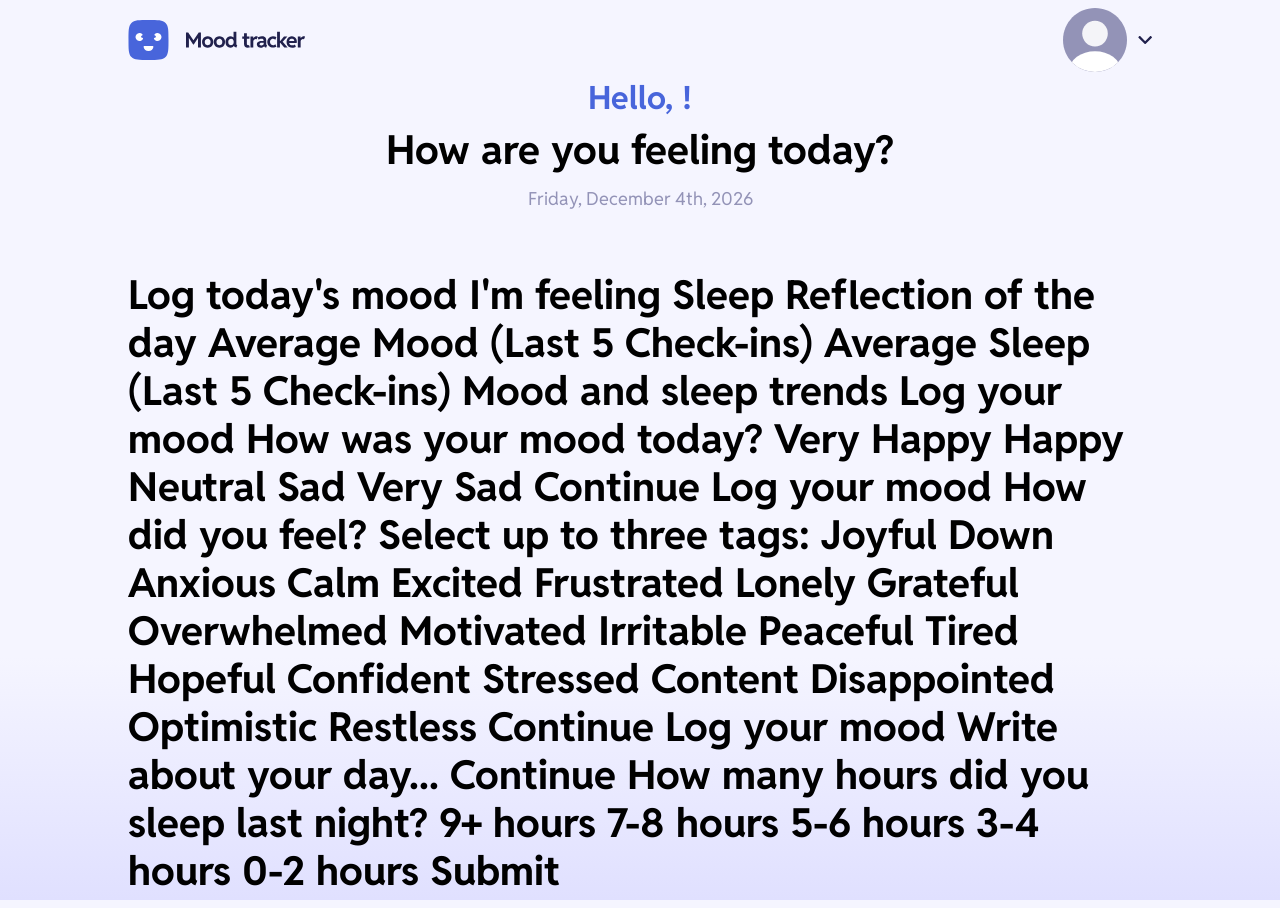
<file: code/index.html>
<!DOCTYPE html>
<html lang="en">
<head>
  <meta charset="UTF-8">
  <meta name="viewport" content="width=device-width, initial-scale=1.0">
  <link rel="stylesheet" href="style.css">
  <link rel="icon" type="image/png" sizes="32x32" href="./assets/images/favicon-32x32.png">
  <script src="script.js" defer></script>
  
  <title>Frontend Mentor | Mood tracking app</title>
</head>
<body>
  <header>
    <img src="assets/images/logo.svg">
    <div class="profile_menu">
    <img src="assets/images/avatar-placeholder.svg">
    <img class="profile_menu__dropdown_svg" src="assets/images/icon-dropdown-arrow.svg">
    </div>
  </header>
  <main>

  
  <div class="greetings">
  <a class="blue-600 greetings__hello"><p>Hello, <!-- Add name -->!</p></a>
  <p>How are you feeling today?</p>
  <p id="grettings__date"></p>
  </div>
  Log today's mood

  I'm feeling
  <!-- Add today's mood -->
  
  <!-- Add random quote from today's mood (found in the data.json) -->
  
  Sleep
  <!-- Add today's sleep -->

  Reflection of the day
  <!-- Add today's reflection -->
  <!-- Add today's feelings/tags -->

  Average Mood (Last 5 Check-ins)
  <!-- Add average mood -->
  <!-- Add trend vs previous 5 check-ins -->

  Average Sleep (Last 5 Check-ins)
  <!-- Add average sleep -->
  <!-- Add trend vs previous 5 check-ins -->

  Mood and sleep trends

  <!-- Log mood modal start -->

  Log your mood

  How was your mood today?
  Very Happy
  Happy
  Neutral
  Sad
  Very Sad

  Continue

  Log your mood

  How did you feel?
  Select up to three tags:
  Joyful
  Down
  Anxious
  Calm
  Excited
  Frustrated
  Lonely
  Grateful
  Overwhelmed
  Motivated
  Irritable
  Peaceful
  Tired
  Hopeful
  Confident
  Stressed
  Content
  Disappointed
  Optimistic
  Restless

  Continue

  Log your mood

  Write about your day...

  Continue

  How many hours did you sleep last night?
  9+ hours
  7-8 hours
  5-6 hours
  3-4 hours
  0-2 hours

  Submit

  <!-- Log mood modal end -->
</main>
</body>
</html>
</file>
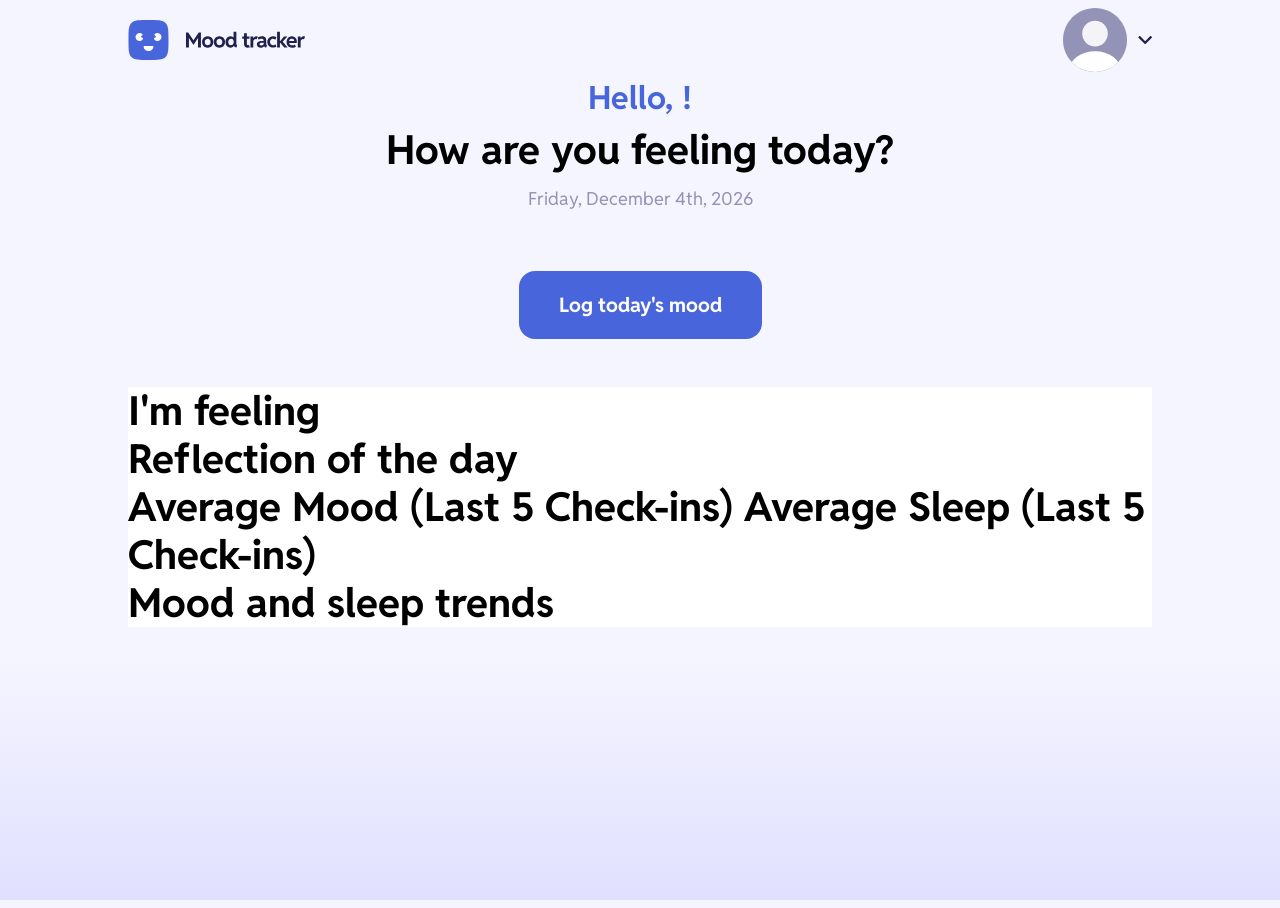
<file: docs/index.html>
<!DOCTYPE html>
<html lang="en">
  <head>
    <meta charset="UTF-8" />
    <meta name="viewport" content="width=device-width, initial-scale=1.0" />
    <link rel="stylesheet" href="style.css" />
    <link
      rel="icon"
      type="image/png"
      sizes="32x32"
      href="./assets/images/favicon-32x32.png"
    />
    <script src="script.js" defer></script>

    <title>Frontend Mentor | Mood tracking app</title>
  </head>
  <body>
    <header>
      <img src="assets/images/logo.svg" />
      <div class="profile_menu">
        <img src="assets/images/avatar-placeholder.svg" />
        <img
          class="profile_menu__dropdown_svg"
          src="assets/images/icon-dropdown-arrow.svg"
        />
      </div>
    </header>
    <main>
      <div class="greetings">
        <a class="blue-600 greetings__hello"
          ><p>
            Hello,
            <!-- Add name -->!
          </p></a
        >
        <p>How are you feeling today?</p>
        <p id="grettings__date"></p>
      </div>

      <button class="log_mood_button">Log today's mood</button><br />

      <div class="feelings-grid">
        <div class="feelings-grid__item">
          I'm feeling
          <!-- Add today's mood -->

          <!-- Add random quote from today's mood (found in the data.json) -->
        </div>
        <div class="feelings-grid__item">
          <!-- Add today's sleep -->
        </div>
        <div class="feelings-grid__item">
          Reflection of the day
          <!-- Add today's reflection -->
          <!-- Add today's feelings/tags -->
        </div>
        <div class="feelings-grid__item">
          Average Mood (Last 5 Check-ins)
          <!-- Add average mood -->
          <!-- Add trend vs previous 5 check-ins -->

          Average Sleep (Last 5 Check-ins)
          <!-- Add average sleep -->
          <!-- Add trend vs previous 5 check-ins -->
        </div>
        <div class="feelings-grid__item">Mood and sleep trends</div>
      </div>
      
      <!-- Log mood modal start -->
       <!--      Log your mood How was your mood today? Very Happy Happy Neutral Sad Very
      Sad Continue Log your mood How did you feel? Select up to three tags:
      Joyful Down Anxious Calm Excited Frustrated Lonely Grateful Overwhelmed
      Motivated Irritable Peaceful Tired Hopeful Confident Stressed Content
      Disappointed Optimistic Restless Continue Log your mood Write about your
      day... Continue How many hours did you sleep last night? 9+ hours 7-8
      hours 5-6 hours 3-4 hours 0-2 hours Submit
-->

      <!-- Log mood modal end -->
    </main>
  </body>
</html>
</file>
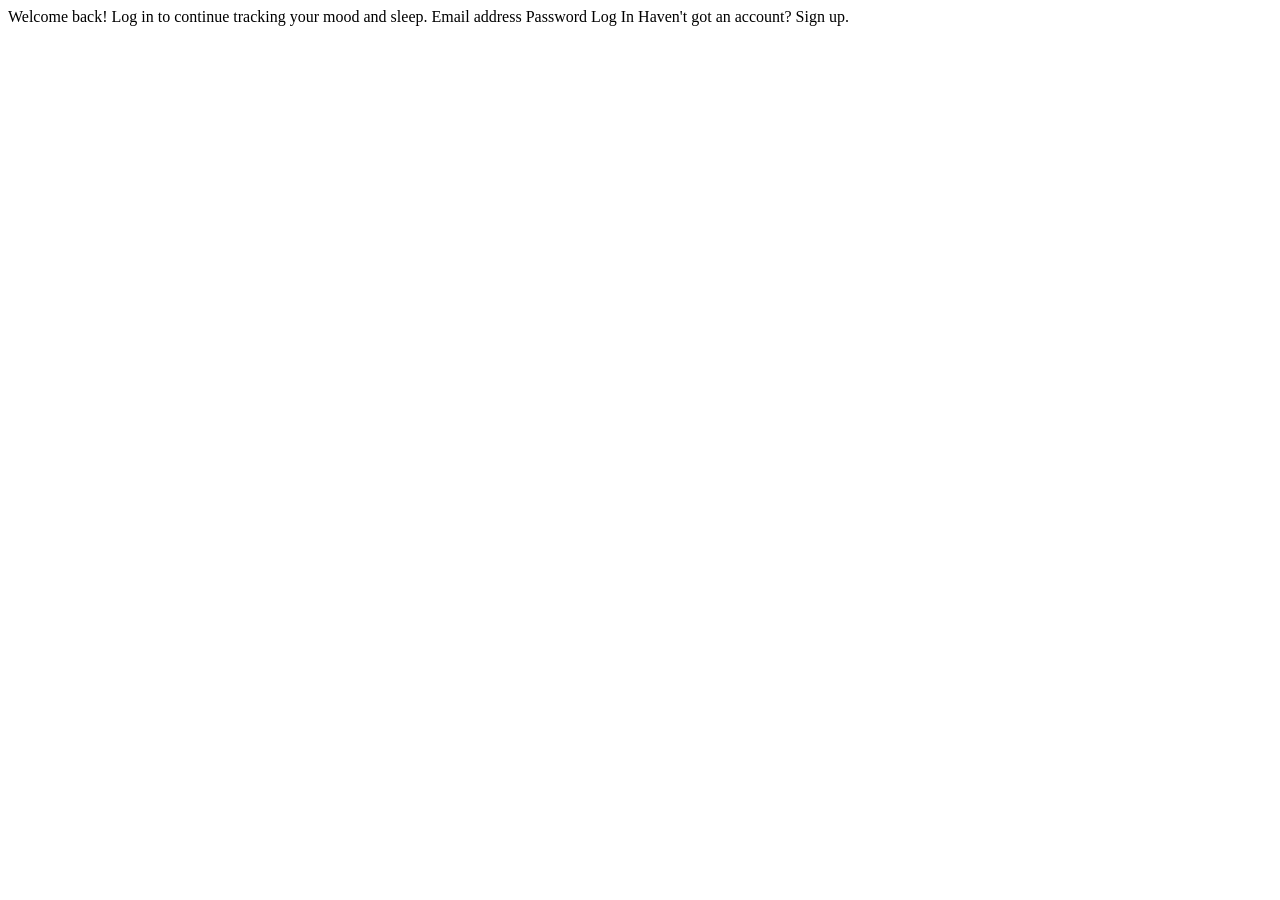
<file: code/auth/login.html>
<!DOCTYPE html>
<html lang="en">
<head>
  <meta charset="UTF-8">
  <meta name="viewport" content="width=device-width, initial-scale=1.0">

  <link rel="icon" type="image/png" sizes="32x32" href="./assets/images/favicon-32x32.png">
  
  <title>Frontend Mentor | Mood tracking app</title>
</head>
<body>

    Welcome back!
    Log in to continue tracking your mood and sleep.

    Email address
    Password

    Log In

    Haven't got an account? Sign up.

</body>
</html>
</file>
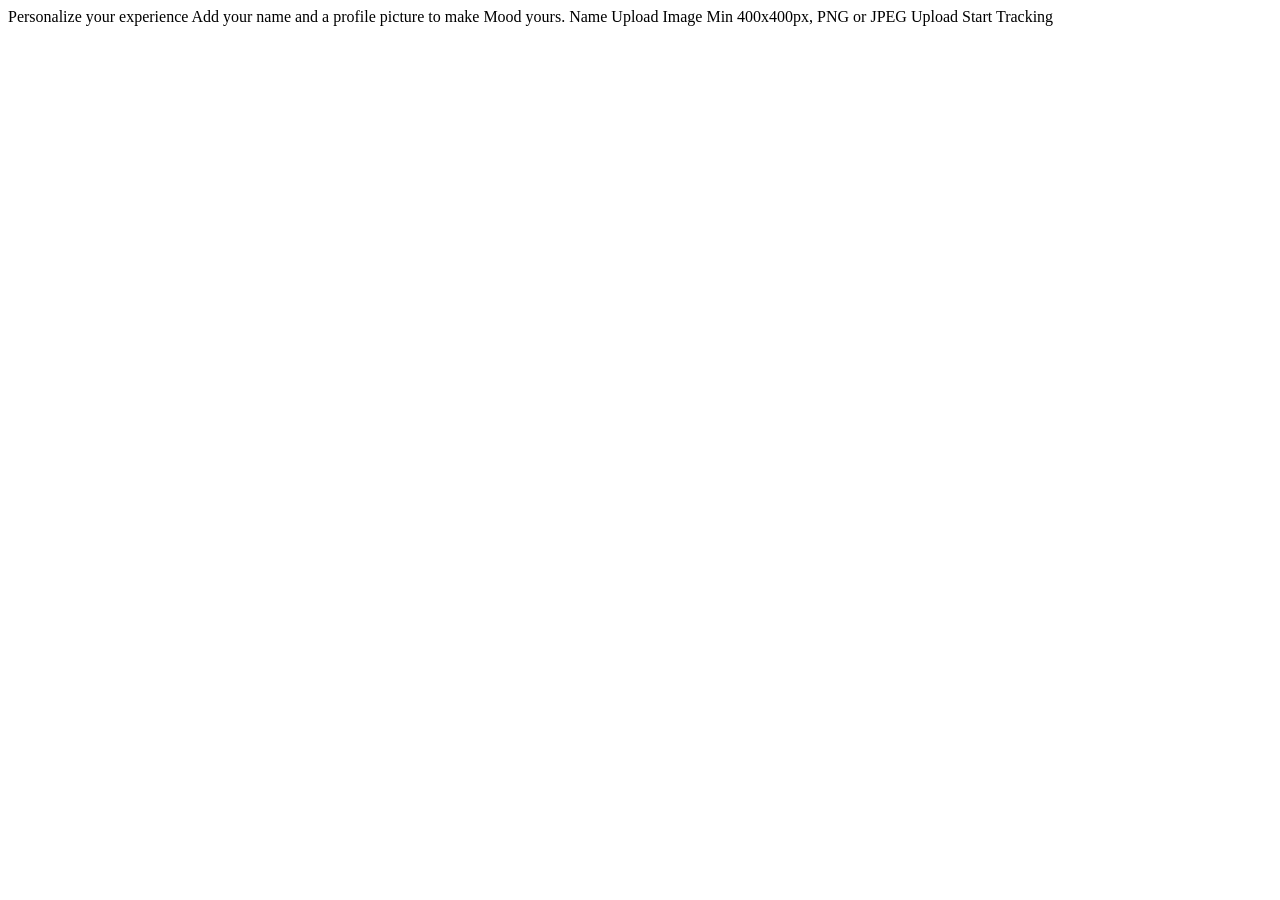
<file: code/auth/onboarding.html>
<!DOCTYPE html>
<html lang="en">
<head>
  <meta charset="UTF-8">
  <meta name="viewport" content="width=device-width, initial-scale=1.0">

  <link rel="icon" type="image/png" sizes="32x32" href="./assets/images/favicon-32x32.png">
  
  <title>Frontend Mentor | Mood tracking app</title>
</head>
<body>

    Personalize your experience
    Add your name and a profile picture to make Mood yours.

    Name
    
    Upload Image
    Min 400x400px, PNG or JPEG
    Upload

    Start Tracking

</body>
</html>
</file>
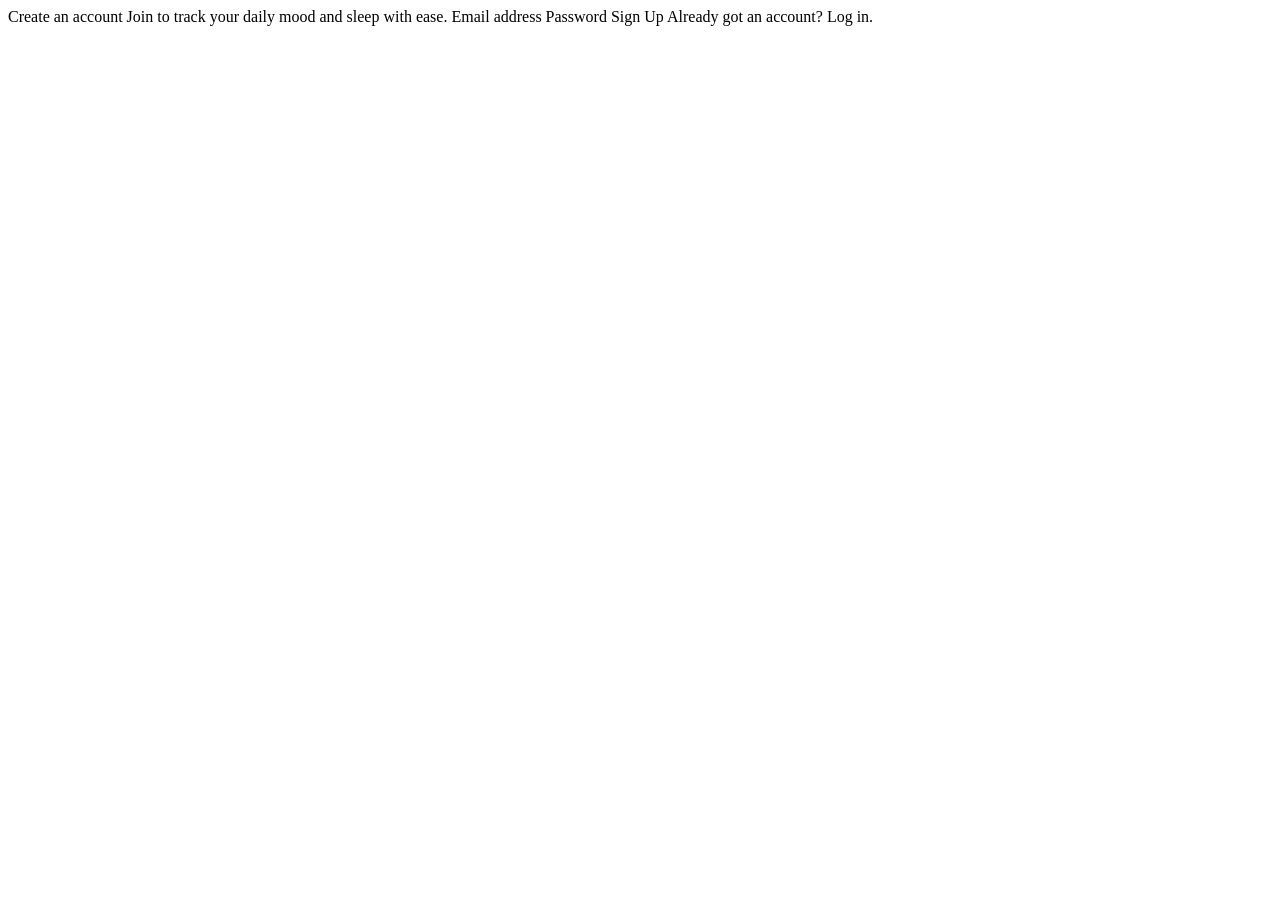
<file: code/auth/signup.html>
<!DOCTYPE html>
<html lang="en">
<head>
  <meta charset="UTF-8">
  <meta name="viewport" content="width=device-width, initial-scale=1.0">

  <link rel="icon" type="image/png" sizes="32x32" href="./assets/images/favicon-32x32.png">
  
  <title>Frontend Mentor | Mood tracking app</title>
</head>
<body>

    Create an account
    Join to track your daily mood and sleep with ease.

    Email address
    Password

    Sign Up

    Already got an account? Log in.

</body>
</html>
</file>
<file: code/style.css>
@font-face {
  font-family: "RedditSans-Italic";
  src: url("assets/fonts/Reddit_Sans/RedditSans-Italic-VariableFont_wght.ttf");
}
@font-face {
  font-family: "RedditSans";
  src: url("assets/fonts/Reddit_Sans/RedditSans-VariableFont_wght.ttf");
}
@font-face {
  font-family: "RedditSans";
  src: url("assets/fonts/Reddit_Sans/RedditSans-VariableFont_wght.ttf");
}
.blue-600 {
  color: #4865db;
}

html {
  height: 100vh;
  background: linear-gradient(180deg, #f5f5ff 72.99%, #e0e0ff 100%);
  display: flex;
  justify-content: center;
}

body {
  height: 100%;
  width: 80%;
  font: bold 40px/120% "RedditSans";
}

header {
  display: flex;
  justify-content: space-between;
  width: 100%;
}
header .profile_menu {
  display: flex;
  justify-content: center;
}
header .profile_menu .profile_menu__dropdown_svg {
  width: 15px;
  margin-left: 10px;
}

main {
  width: 100%;
  align-items: center;
}
main .greetings {
  line-height: 80%;
  display: flex;
  flex-direction: column;
  justify-content: center;
  align-items: center;
  margin-bottom: 50px;
}
main .greetings p {
  margin: 10px 0px;
}
main .greetings .greetings__hello {
  font: medium 18px 120% "RedditSans";
  font-size: 32px;
}
main .greetings #grettings__date {
  font: 18px/140% "RedditSans";
  color: #9393b7;
}/*# sourceMappingURL=style.css.map */
</file>
<file: docs/style.css>
@font-face {
  font-family: "RedditSans-Italic";
  src: url("assets/fonts/Reddit_Sans/RedditSans-Italic-VariableFont_wght.ttf");
}
@font-face {
  font-family: "RedditSans";
  src: url("assets/fonts/Reddit_Sans/RedditSans-VariableFont_wght.ttf");
}
@font-face {
  font-family: "RedditSans";
  src: url("assets/fonts/Reddit_Sans/RedditSans-VariableFont_wght.ttf");
}
.blue-600 {
  color: #4865db;
}

html {
  height: 100vh;
  background: linear-gradient(180deg, #f5f5ff 72.99%, #e0e0ff 100%);
  display: flex;
  justify-content: center;
}

body {
  height: 100%;
  width: 80%;
  font: bold 40px/120% "RedditSans";
}

header {
  display: flex;
  justify-content: space-between;
  width: 100%;
}
header .profile_menu {
  display: flex;
  justify-content: center;
}
header .profile_menu .profile_menu__dropdown_svg {
  width: 15px;
  margin-left: 10px;
}

main {
  width: 100%;
  display: flex;
  flex-direction: column;
  align-items: center;
}
main .greetings {
  line-height: 80%;
  display: flex;
  flex-direction: column;
  justify-content: center;
  align-items: center;
  margin-bottom: 50px;
}
main .greetings p {
  margin: 10px 0px;
}
main .greetings .greetings__hello {
  font: medium 18px 120% "RedditSans";
  font-size: 32px;
}
main .greetings #grettings__date {
  font: 18px/140% "RedditSans";
  color: #9393b7;
}
main .log_mood_button {
  background-color: #4865db;
  color: white;
  font: bold 20px/140% "RedditSans";
  border: none;
  padding: 20px 40px;
  border-radius: 16px;
}
main .feelings-grid {
  display: grid;
}
main .feelings-grid .feelings-grid__item {
  background-color: white;
}/*# sourceMappingURL=style.css.map */
</file>
